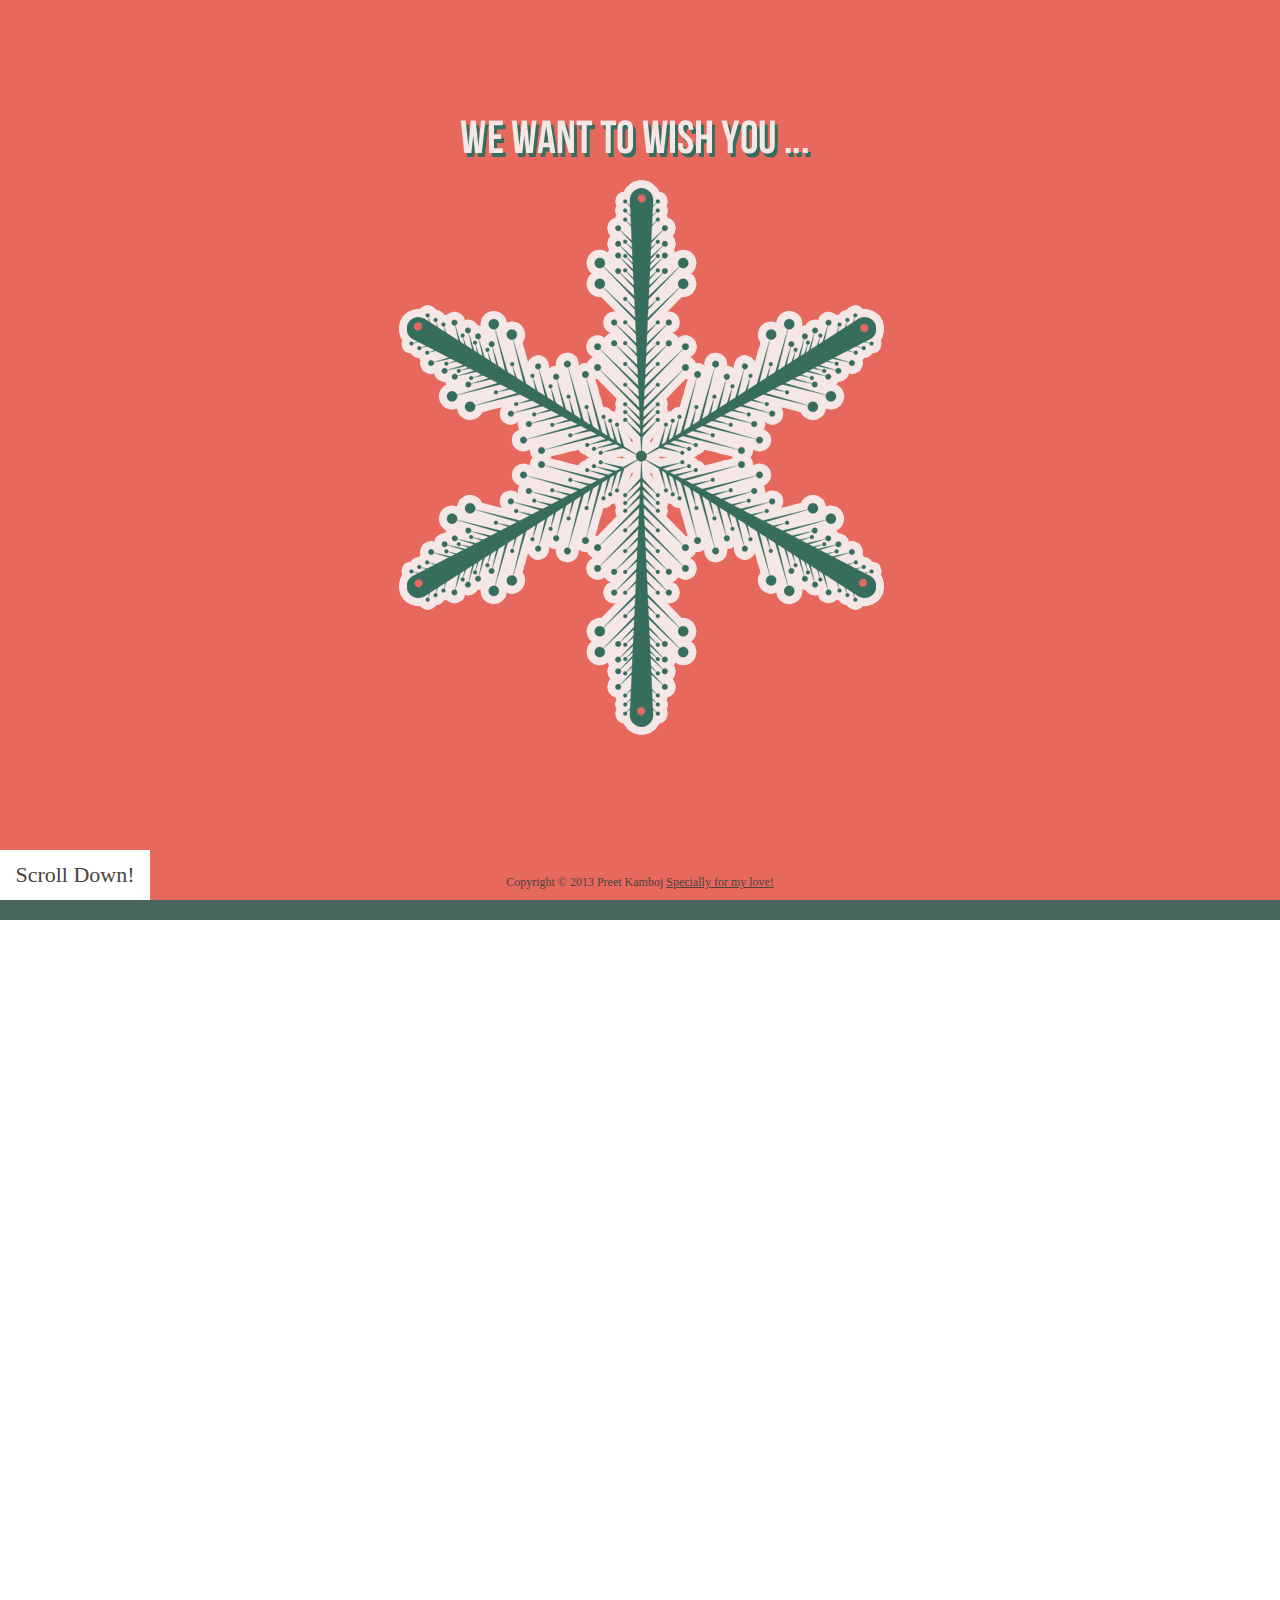
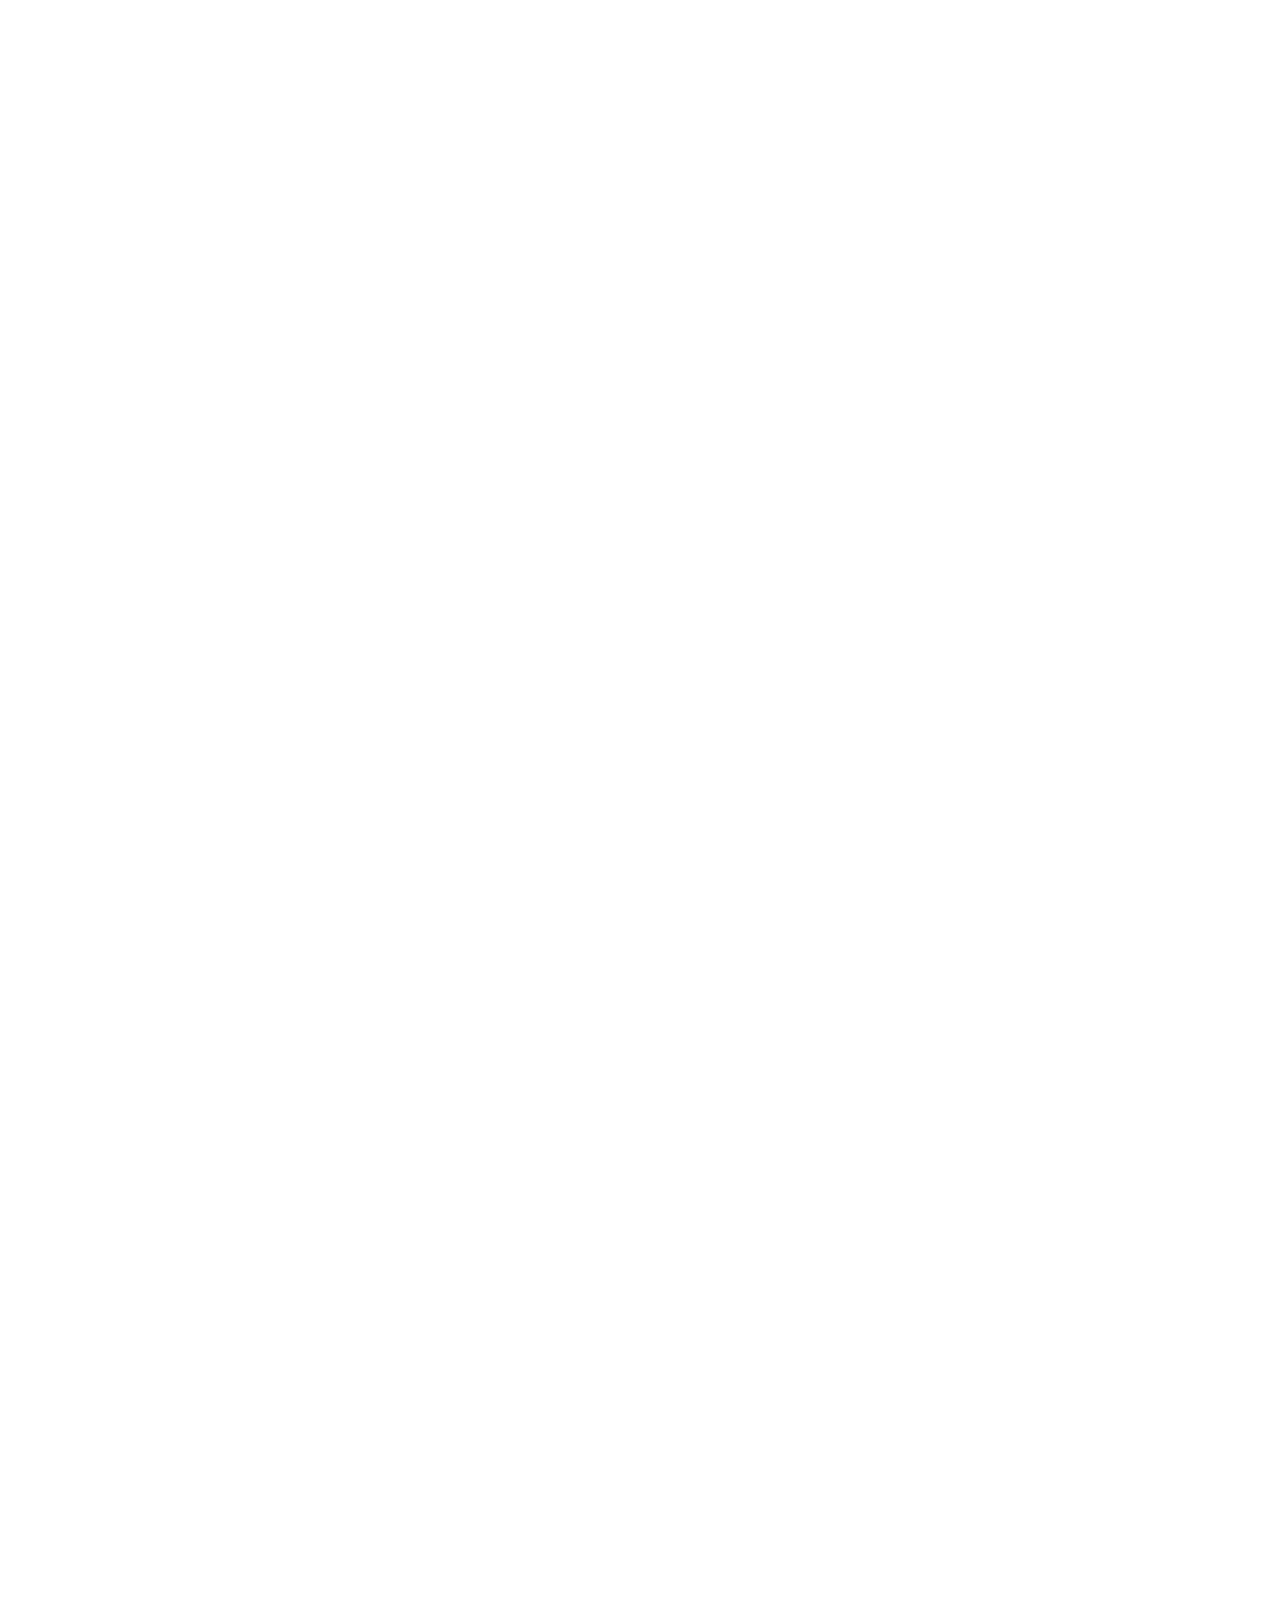
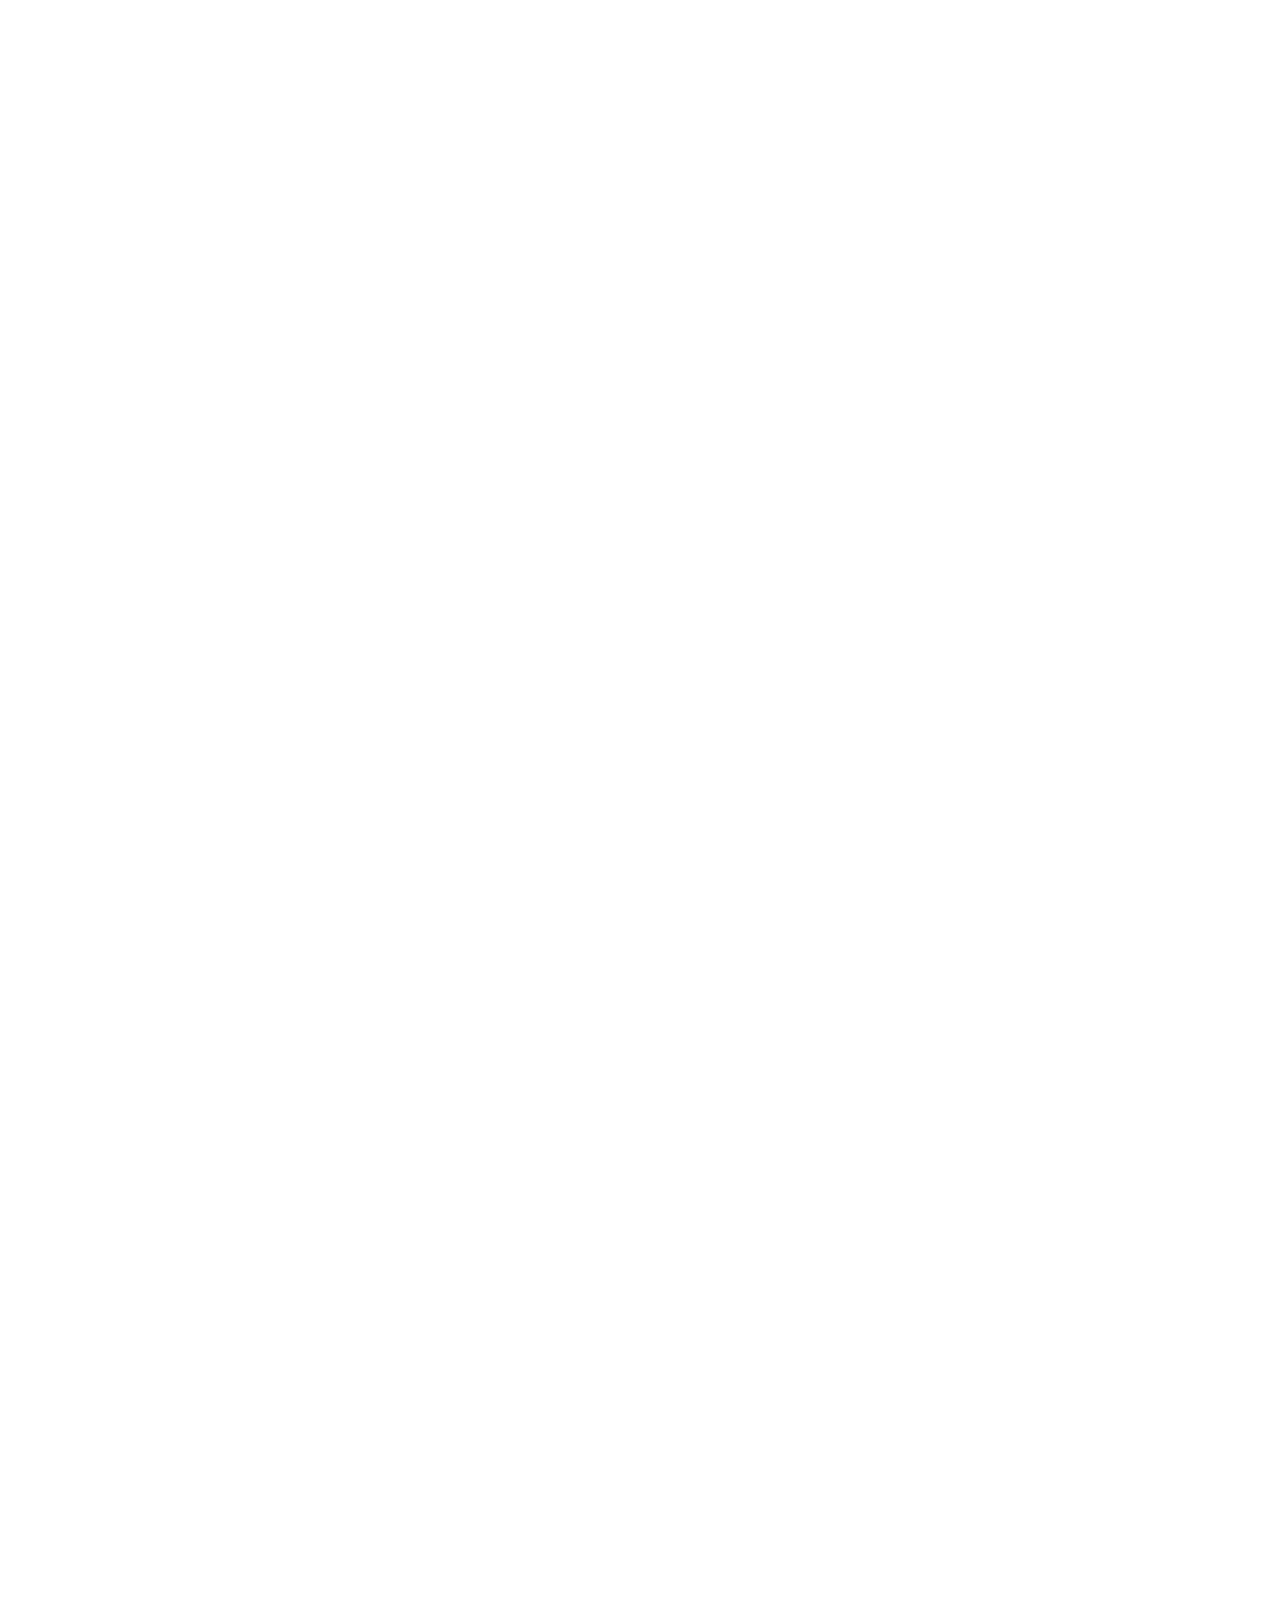
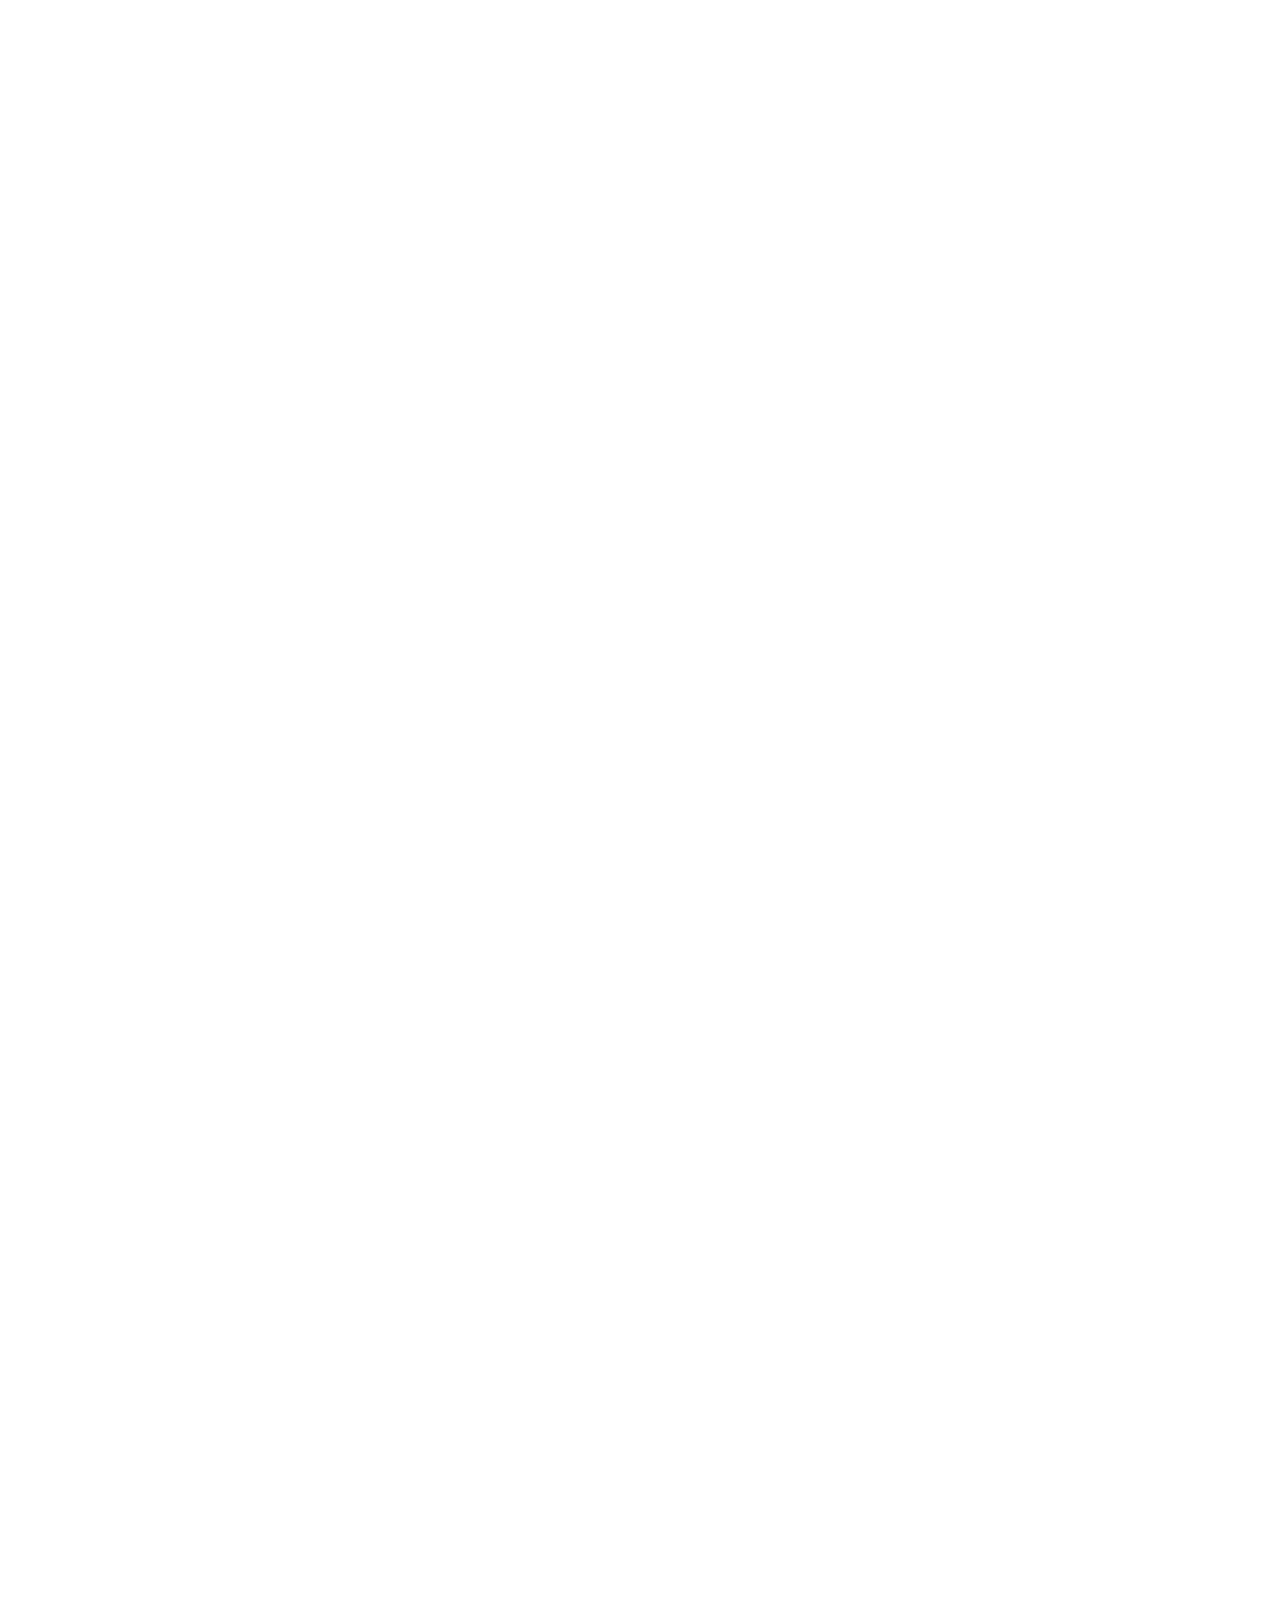
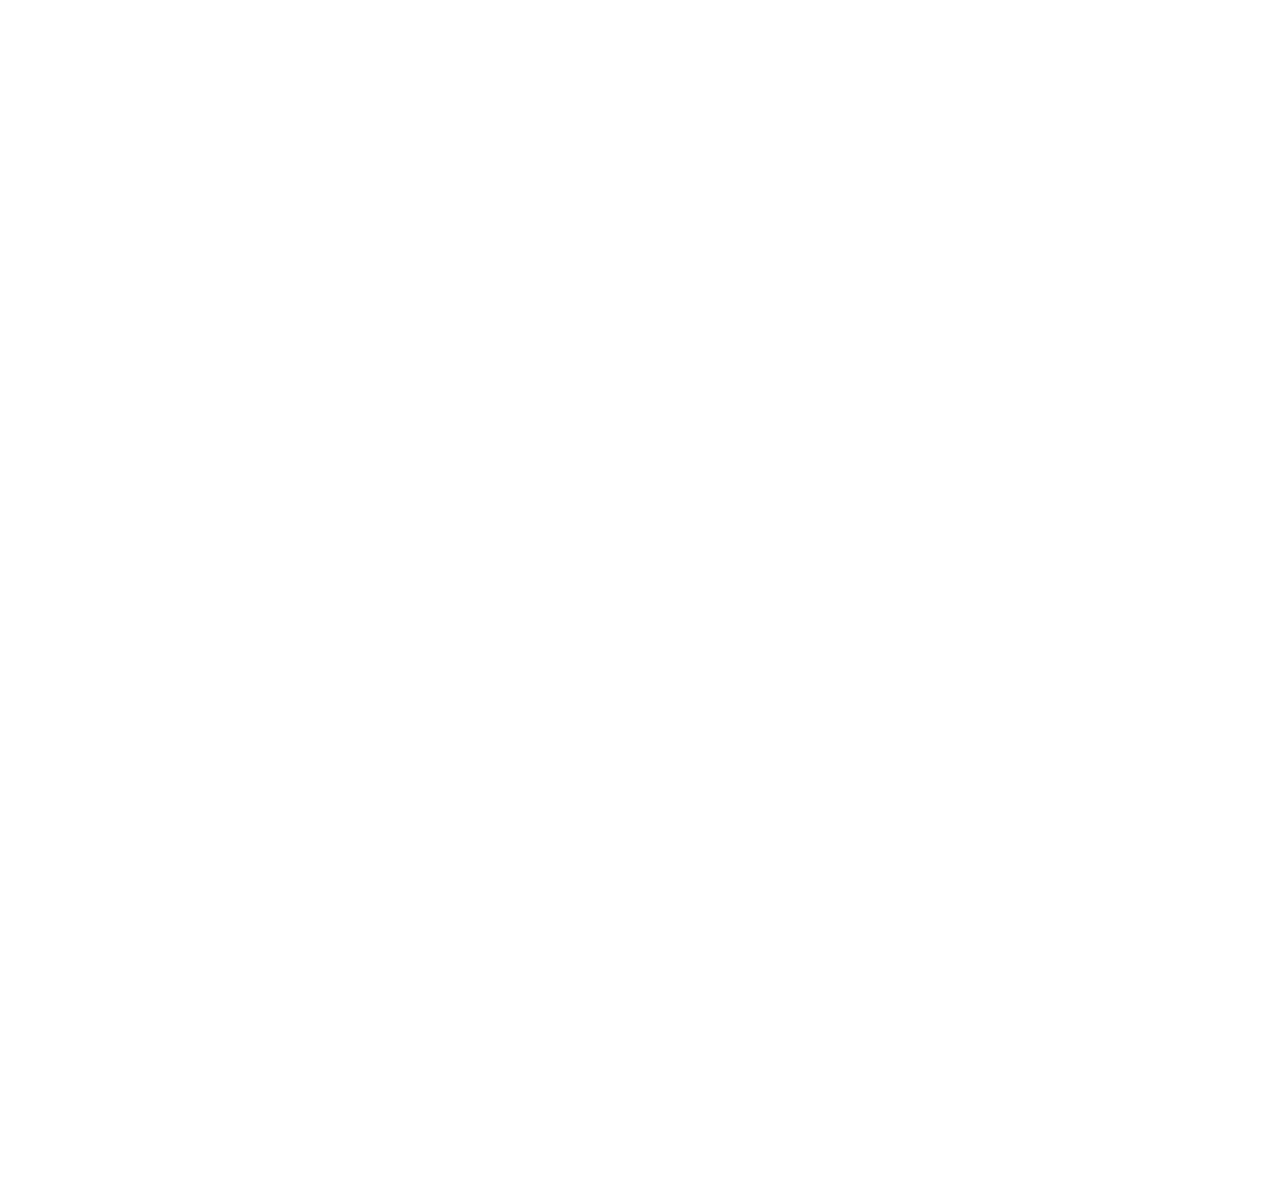
<file: index.html>
<!DOCTYPE html>
<html>
<head>
<meta charset="utf-8">
	<title>Merry Christmas - Merry Scroll</title>
	<script type="text/javascript">
	//http://detectmobilebrowsers.com/ + tablets
	(function(a) {
		if(/android|avantgo|bada\/|blackberry|blazer|compal|elaine|fennec|hiptop|iemobile|ip(ad|hone|od)|iris|kindle|lge |maemo|meego.+mobile|midp|mmp|netfront|opera m(ob|in)i|palm( os)?|phone|p(ixi|re)\/|plucker|pocket|psp|series(4|6)0|symbian|treo|up\.(browser|link)|vodafone|wap|windows (ce|phone)|xda|xiino|playbook|silk/i.test(a)
		||
		/1207|6310|6590|3gso|4thp|50[1-6]i|770s|802s|a wa|abac|ac(er|oo|s\-)|ai(ko|rn)|al(av|ca|co)|amoi|an(ex|ny|yw)|aptu|ar(ch|go)|as(te|us)|attw|au(di|\-m|r |s )|avan|be(ck|ll|nq)|bi(lb|rd)|bl(ac|az)|br(e|v)w|bumb|bw\-(n|u)|c55\/|capi|ccwa|cdm\-|cell|chtm|cldc|cmd\-|co(mp|nd)|craw|da(it|ll|ng)|dbte|dc\-s|devi|dica|dmob|do(c|p)o|ds(12|\-d)|el(49|ai)|em(l2|ul)|er(ic|k0)|esl8|ez([4-7]0|os|wa|ze)|fetc|fly(\-|_)|g1 u|g560|gene|gf\-5|g\-mo|go(\.w|od)|gr(ad|un)|haie|hcit|hd\-(m|p|t)|hei\-|hi(pt|ta)|hp( i|ip)|hs\-c|ht(c(\-| |_|a|g|p|s|t)|tp)|hu(aw|tc)|i\-(20|go|ma)|i230|iac( |\-|\/)|ibro|idea|ig01|ikom|im1k|inno|ipaq|iris|ja(t|v)a|jbro|jemu|jigs|kddi|keji|kgt( |\/)|klon|kpt |kwc\-|kyo(c|k)|le(no|xi)|lg( g|\/(k|l|u)|50|54|\-[a-w])|libw|lynx|m1\-w|m3ga|m50\/|ma(te|ui|xo)|mc(01|21|ca)|m\-cr|me(di|rc|ri)|mi(o8|oa|ts)|mmef|mo(01|02|bi|de|do|t(\-| |o|v)|zz)|mt(50|p1|v )|mwbp|mywa|n10[0-2]|n20[2-3]|n30(0|2)|n50(0|2|5)|n7(0(0|1)|10)|ne((c|m)\-|on|tf|wf|wg|wt)|nok(6|i)|nzph|o2im|op(ti|wv)|oran|owg1|p800|pan(a|d|t)|pdxg|pg(13|\-([1-8]|c))|phil|pire|pl(ay|uc)|pn\-2|po(ck|rt|se)|prox|psio|pt\-g|qa\-a|qc(07|12|21|32|60|\-[2-7]|i\-)|qtek|r380|r600|raks|rim9|ro(ve|zo)|s55\/|sa(ge|ma|mm|ms|ny|va)|sc(01|h\-|oo|p\-)|sdk\/|se(c(\-|0|1)|47|mc|nd|ri)|sgh\-|shar|sie(\-|m)|sk\-0|sl(45|id)|sm(al|ar|b3|it|t5)|so(ft|ny)|sp(01|h\-|v\-|v )|sy(01|mb)|t2(18|50)|t6(00|10|18)|ta(gt|lk)|tcl\-|tdg\-|tel(i|m)|tim\-|t\-mo|to(pl|sh)|ts(70|m\-|m3|m5)|tx\-9|up(\.b|g1|si)|utst|v400|v750|veri|vi(rg|te)|vk(40|5[0-3]|\-v)|vm40|voda|vulc|vx(52|53|60|61|70|80|81|83|85|98)|w3c(\-| )|webc|whit|wi(g |nc|nw)|wmlb|wonu|x700|yas\-|your|zeto|zte\-/i.test(a.substr(0,4)))
		{
			window.location="mobile.html"
		}
	})(navigator.userAgent||navigator.vendor||window.opera);
	</script>
	<style>#preloader {
		background:#89c3b4 url('images/loader.gif') center center no-repeat;
		position:fixed;
		left:0px; 
		top:0px; 
		width:100%; 
		height:100%; 
		z-index:1000;
	}</style>
<link rel="stylesheet" href="stylesheets/screen.css" type="text/css" media="screen" title="no title" charset="utf-8">
</head>

<body>
	<div id="skrollr-body">
		<div id="preloader"></div>
		<div id="wish1" class="centered" data-0="width:100%;" data-1000="width:0%;"></div>
		<div id="wish2" class="centered " data-1000="width:100%;" data-2000="width:0%;">
			<div id="snow" class="centered" data-1000="top:0px;" data-2000="top:100px"></div>
		</div>
		<div id="ribbon-left" class="ribbon" data-1500="width:0%;" data-2500="width:50%;" ></div>
		<div id="ribbon-right" class="ribbon" data-1500="width:0%;" data-2500="width:50%;" ></div>
		<svg version="1.1" xmlns="http://www.w3.org/2000/svg" width="337px" height="200px" >
			<path class="" style="fill:none;stroke:#49675f;stroke-width:40;stroke-linecap:round;stroke-linejoin:miter;stroke-miterlimit:10;stroke-opacity:1;stroke-dasharray:500;stroke-dashoffset:0" data-2500="stroke-dashoffset:500;" data-4000="stroke-dashoffset:0;" d="M169,174C123,169-17.5,87.5,36,34S169,174,169,174z" />
			<path class="" style="fill:none;stroke:#49675f;stroke-width:40; stroke-linecap:round;stroke-linejoin:miter;stroke-miterlimit:10;stroke-opacity:1;stroke-dasharray:500;stroke-dashoffset:0" data-2500="stroke-dashoffset:500;" data-4000="stroke-dashoffset:0;" 	d="	M169,174c46-5,186.5-86.5,133-140S169,174,169,174z"/>
		</svg>
		<div id="pattern1" class="centered " data-2500=" height:100%; "data-3500="height:0%;"></div>
		<div id="pattern2" class="centered"></div>
		<div id="wish3" class="centered" data-4000="width:0px; height:0px;  "data-6000="width:550px; height:550px; "></div>
		<div id="info" class="centered "  data-900="box-shadow:inset 0px 0 0 #e7685d,inset 0px 0 0  #e7685d" data-1000="box-shadow:inset 100px 0 0 #e7685d, inset -100px 0 0 #e7685d" data-1830="width:150px;" data-2000="width:0;">Scroll Down! Please press F11 for better experience.</div>
		<div id="copyright">Copyright &copy; 2013 Preet Kamboj <u>Specially for my love!</u></div>
	</div>

<script src="javascripts/skrollr.js" type="text/javascript" charset="utf-8"></script>
<script type="text/javascript">
	 window.onload = function() {
		document.getElementById("preloader").style.display = 'none';
		skrollr.init({
		forceHeight: false
	});
	}
	</script>
</body>

</html>
</file>
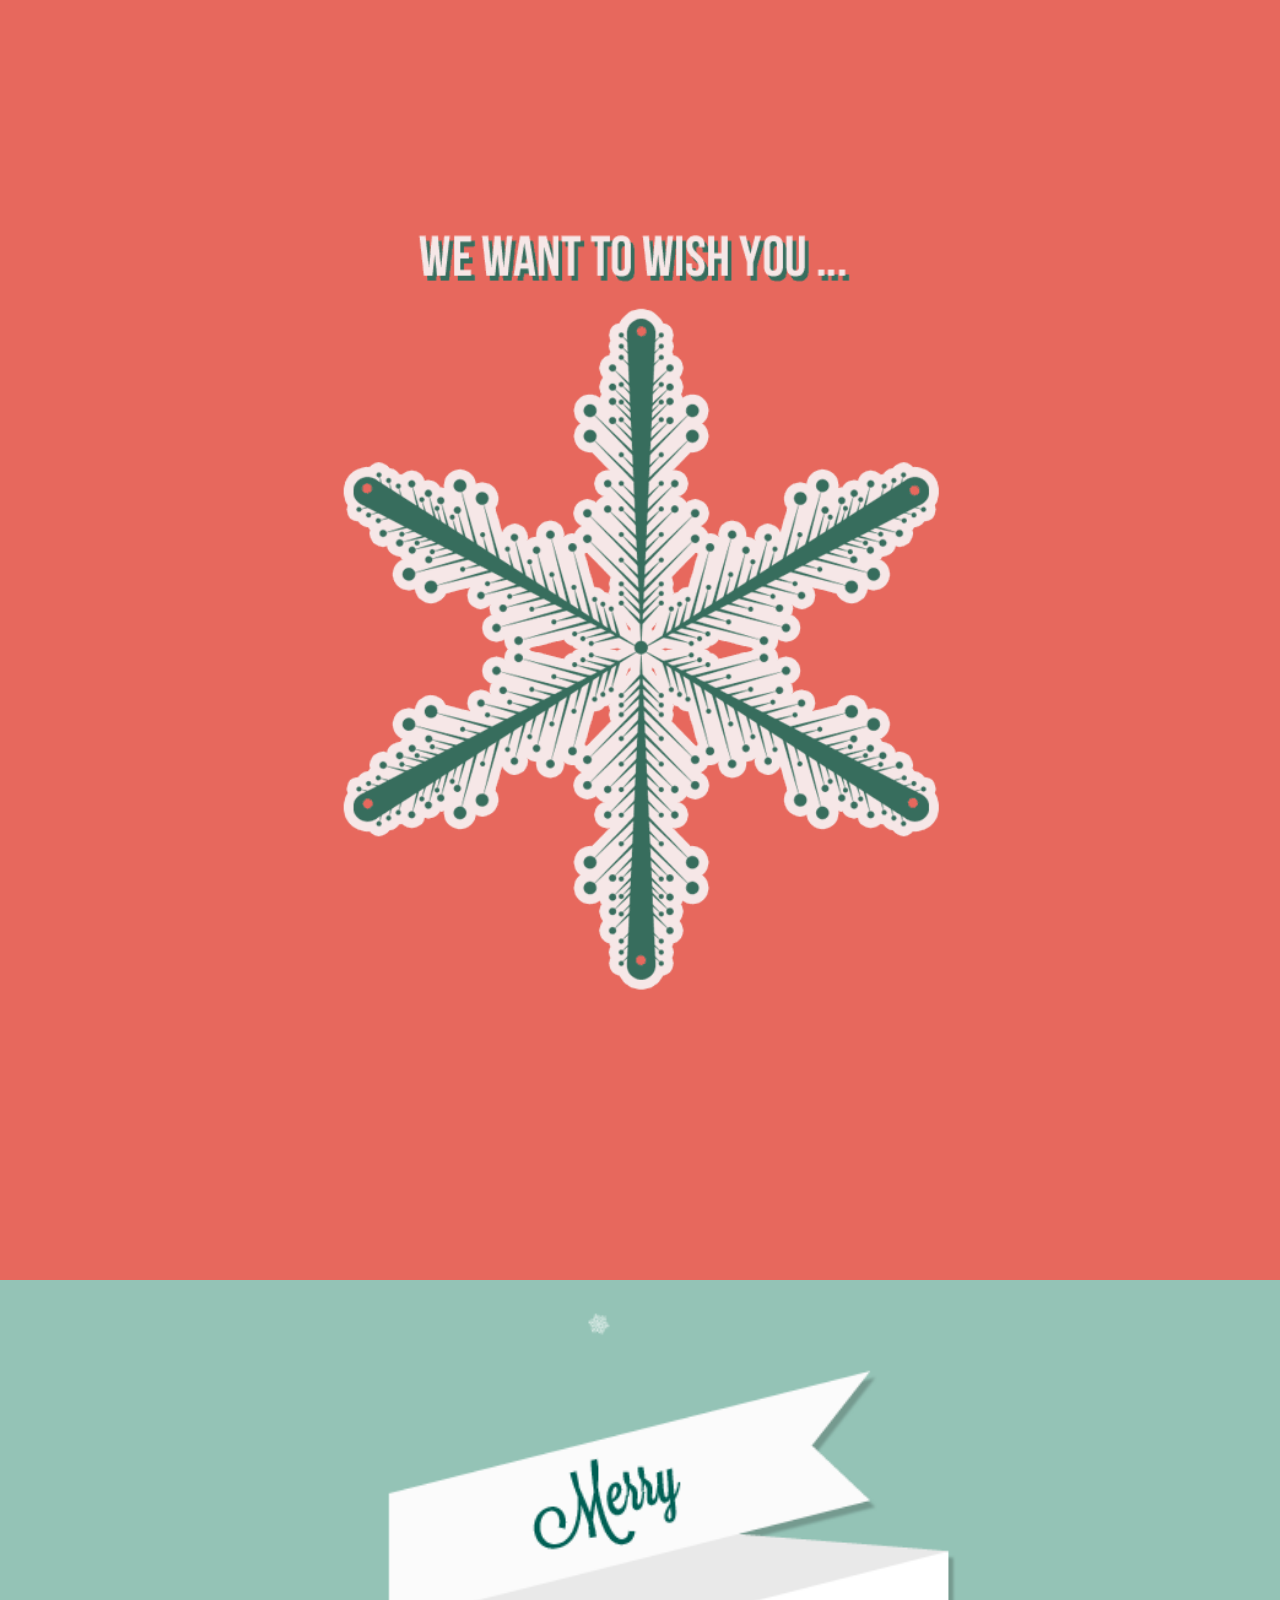
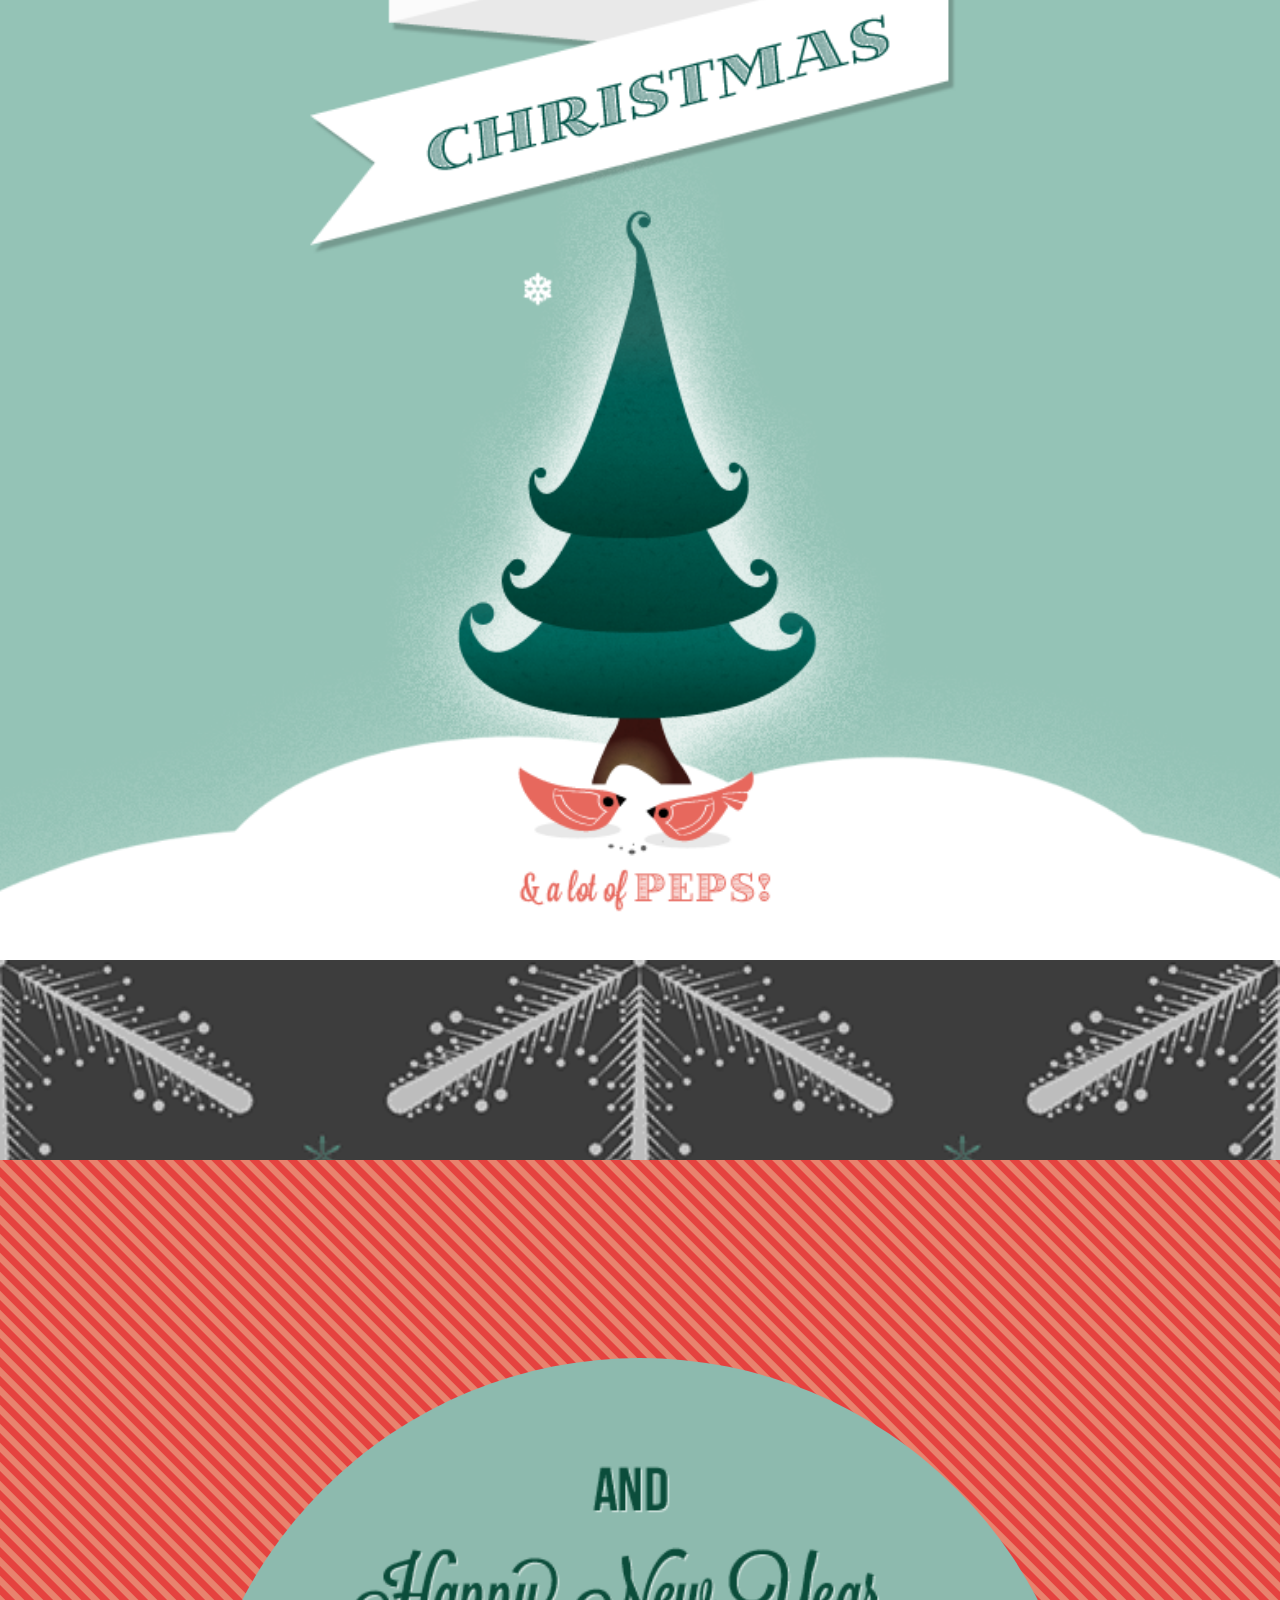
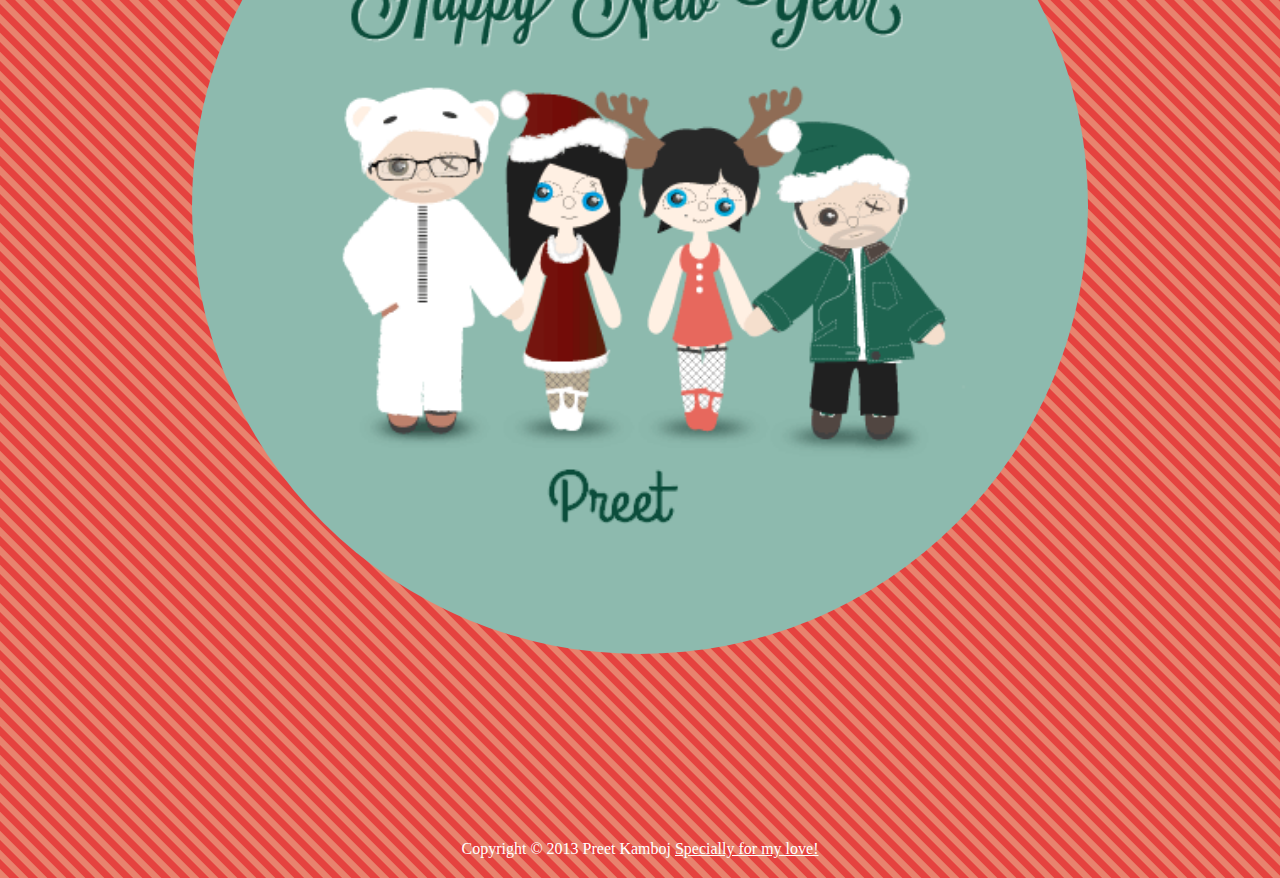
<file: mobile.html>
<!DOCTYPE html>
<html>
<head>
	<meta charset="utf-8">
	<meta name="viewport" content="width=device-width, initial-scale=1, user-scalable=no">
	<title>Merry Christmas</title>
	
<style>
	html, body { padding:0; margin:0; color:#fff; }
	a {color:#fff}
	#item0 {width:100%;padding-top:100%; background: #e7685d url('images/merry1.png') center center no-repeat; background-size:90%}
	#item1 {width:100%;padding-top:100%; background: #94c3b6 url('images/merry2.jpg') center bottom no-repeat ;  background-size:120%}
	#item2 { height:200px; background:url('images/snow-flakes.png');  background-size:50%}
	#item3 {width:100%;padding-top:100%; background:url('images/pattern.png'); position:relative; background-size:19px 19px }
	#item4 {position:absolute; top: 15%; left:15%; width:70%; padding-top:70%; border-radius:50%; background:#8dbaae url('images/merry3.png') no-repeat center center; background-size:80% }
	#copyright {padding-bottom:20px; font-family:Georgia, serif;  text-align:center;}
</style>
</head>

<body>
	<div id="item0" ></div>
	<div id="item1" ></div>
	<div id="item2" ></div>
	<div id="item3">
		<div id="item4"></div>
		<div id="copyright">Copyright &copy; 2013 Preet Kamboj <u>Specially for my love!</u></div>
	</div>
	
</body>

</html>
</file>
<file: stylesheets/screen.css>
html, body {padding:0;margin:0; font-family:Georgia, serif; color:#4a443d; text-align:center;}
a {color:#4a443d; text-decoration:none}
body {overflow:auto; height:7600px; }
#skrollr-body {width:100%; height:100%; position:fixed; }
#skrollr-body  div {overflow:hidden; position:absolute; }
.centered { top:0; bottom:0; left:0; right:0; margin:auto; }
#wish1 {background: #e7685d url('../images/merry1.png') center center no-repeat ; z-index:5;}
#wish2 {background: #94c3b6 url('../images/merry2.jpg') center bottom no-repeat ; z-index:4; box-shadow: 0 0 0 20px #49675f;  }
#snow {width:363px; background:url('../images/snow.png') no-repeat}
#pattern1 { background:url('../images/snow-flakes.png') ; z-index:2; background-attachment:fixed}
.ribbon {background:#49675f; height:40px; top:50%; margin-top:-20px; z-index:3;   }
#ribbon-left {left:0}
#ribbon-right {right:0}
svg {position:absolute; z-index:5; left:50%;  top:50%; margin-left:-170px; margin-top:-180px}
#pattern2 { background:url('../images/pattern.png'); z-index:1;}
#wish3 {background:#8dbaae url('../images/merry3.png') no-repeat center center; z-index:6; border-radius:50%;}
#info {background:#fff; width:20%; height:50px; top:auto; right:auto; z-index:10; font-size:22px;  line-height:50px;}
#copyright {font-size:12px;  z-index:10;bottom:10px; width:100%;}
</file>
